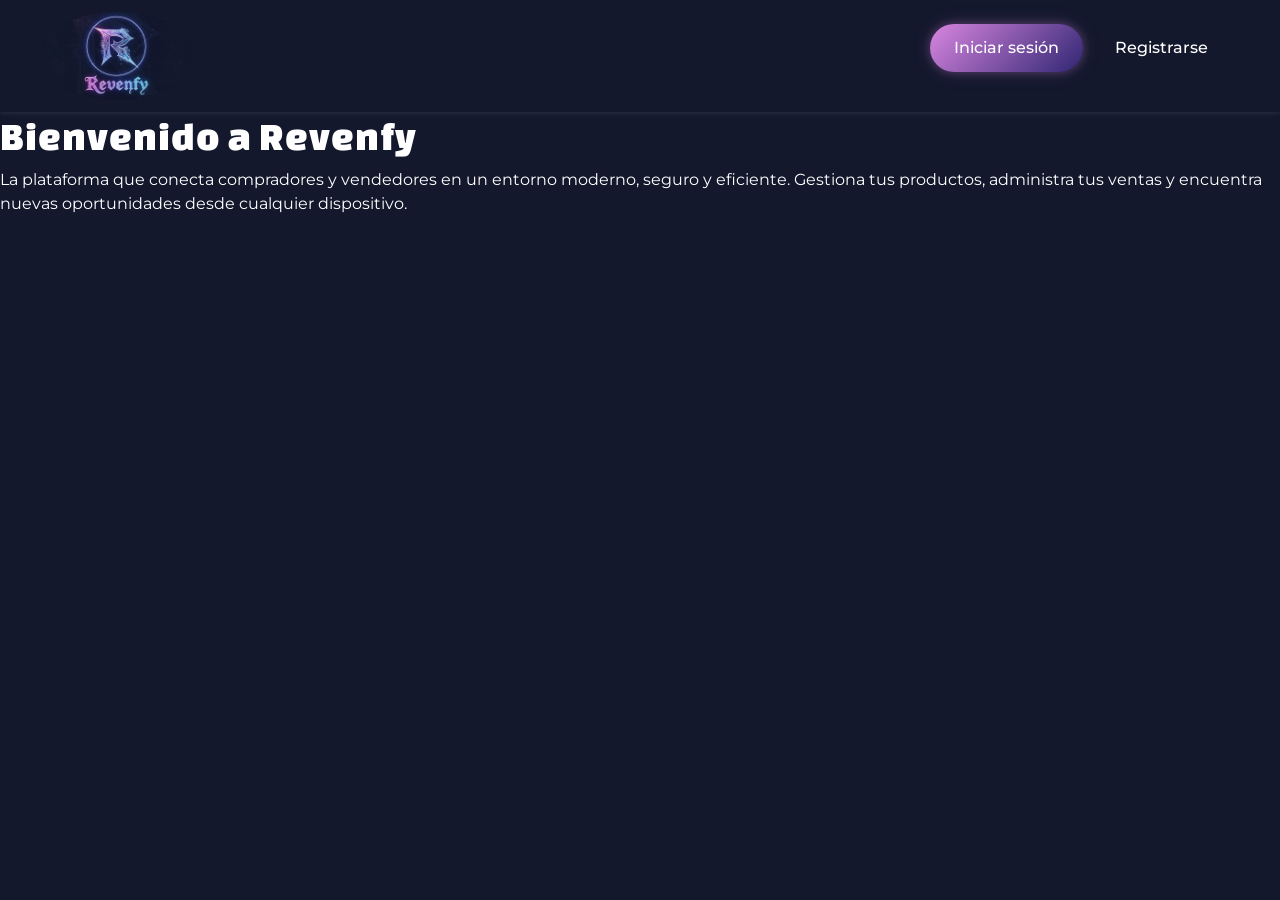
<file: FRONTEND/index.html>
<!DOCTYPE html>
<html lang="es">
<head>
    <meta charset="UTF-8">
    <meta name="viewport" content="width=device-width, initial-scale=1.0">
    <title>Revenfy</title>

    <link href="https://cdn.jsdelivr.net/npm/bootstrap@5.3.8/dist/css/bootstrap.min.css" rel="stylesheet">
    <link rel="stylesheet" href="styles.css">
    <link rel="icon" type="image/png" href="Revenfy.png">
    <link rel="preconnect" href="https://fonts.googleapis.com">
<link rel="preconnect" href="https://fonts.gstatic.com" crossorigin>
<link href="https://fonts.googleapis.com/css2?family=Changa+One:ital@0;1&family=Montserrat:ital,wght@0,100..900;1,100..900&display=swap" rel="stylesheet">
</head>
<body>

<header>

    <nav>
        <div class="nav-container">

            <a href="index.html">
                <img src="Revenfy.png" alt="Revenfy - Logotipo Oficial">
            </a>

            <!-- Botón hamburguesa -->
            <button
                class="menu-btn"
                id="menuBtn"
                aria-label="Abrir menú de navegación"
                aria-expanded="false">
                ☰
            </button>

            <ul class="nav-links" id="navlinks">
                <li>
                    <a href="login.html" class="btn-login">
                        Iniciar sesión
                    </a>
                </li>

                <li>
                    <a href="registrarse.html" class="btn-register">
                        Registrarse
                    </a>
                </li>
            </ul>

        </div>
    </nav>

</header>

<!-- SECCIÓN PRINCIPAL -->
<main class="hero">

    <div class="hero-content">

        <h1>
            Bienvenido a Revenfy
        </h1>

        <p>
            La plataforma que conecta compradores y vendedores
            en un entorno moderno, seguro y eficiente.
            Gestiona tus productos, administra tus ventas
            y encuentra nuevas oportunidades desde cualquier dispositivo.
        </p>
    </div>

</main>

<script src="js/script.js"></script>

</body>
</html>
</file>
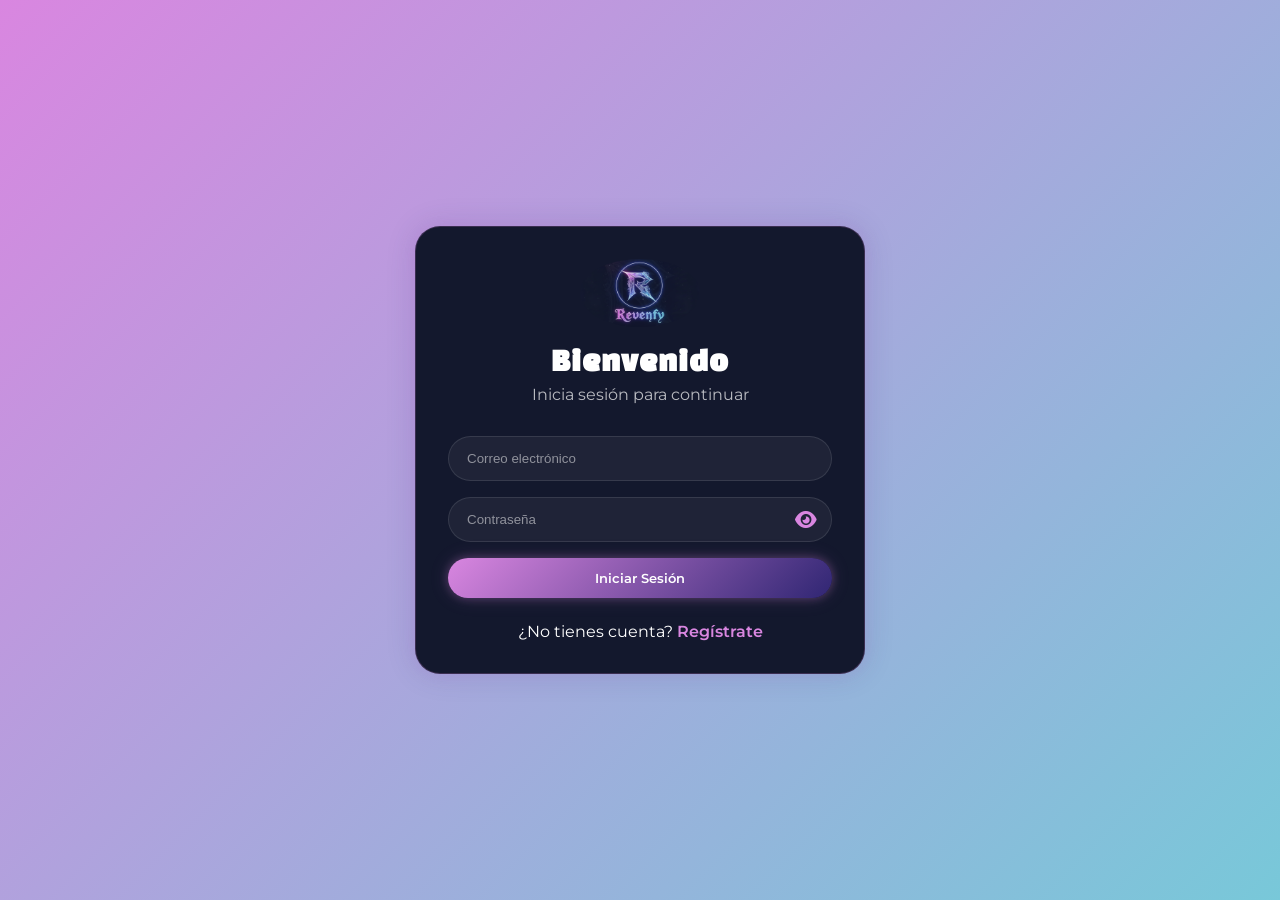
<file: FRONTEND/dashboard.html>
<!DOCTYPE html>
<html lang="es">
<head>
    <meta charset="UTF-8">
    <meta name="viewport" content="width=device-width, initial-scale=1.0">
    <title>Dashboard - Revenfy</title>

    <link rel="stylesheet" href="styles.css">
    <link rel="icon" href="Revenfy.png">

    <link rel="stylesheet"
    href="https://cdn.jsdelivr.net/npm/bootstrap-icons@1.11.3/font/bootstrap-icons.min.css">
    <link rel="preconnect" href="https://fonts.googleapis.com">
<link rel="preconnect" href="https://fonts.gstatic.com" crossorigin>
<link href="https://fonts.googleapis.com/css2?family=Changa+One:ital@0;1&family=Montserrat:ital,wght@0,100..900;1,100..900&display=swap" rel="stylesheet">
</head>

<body>

<script>
if(localStorage.getItem("sesion") !== "activa"){
    window.location.href = "login.html";
}
</script>

<!-- =======================
     NAVBAR MOBILE CORRECTO
======================= -->

   <div class="mobile-navbar">

    <button class="dash-menu-hamburger"
        onclick="
            document.getElementById('dashSidebar').classList.toggle('open');
            document.getElementById('sidebarOverlay').classList.toggle('visible');
        ">
        <i class="bi bi-list"></i>
    </button>

</div>


<!-- =======================
        DASHBOARD
======================= -->
<div class="dashboard">

    <!-- Overlay -->
<div class="sidebar-overlay" id="sidebarOverlay"></div>
    <!-- SIDEBAR -->
    <aside class="sidebar" id="dashSidebar">

        <div class="logo">
            <img src="Revenfy.png" alt="Revenfy">
        </div>

        <ul>
            <li class="active-item">
                <i class="bi bi-house-door"></i>
                Inicio
            </li>

            <li>
                <i class="bi bi-box-seam"></i>
                Productos
            </li>

            <li>
                <i class="bi bi-receipt"></i>
                Pedidos
            </li>

            <li>
                <i class="bi bi-person"></i>
                Perfil
            </li>
        </ul>

        <button onclick="cerrarSesion()" class="logout">
            Cerrar sesión
        </button>

    </aside>

    <!-- MAIN -->
    <main class="main">

        <h1 id="tituloDashboard">
            Bienvenido a Revenfy
        </h1>


        <!-- COMPRADOR -->
        <div id="dashboardComprador" style="display:none;">
            <div class="cards">
                <div class="card">
                    <h3>Favoritos</h3>
                    <p class="card-data">12 productos</p>
                </div>

                <div class="card">
                    <h3>Carrito</h3>
                    <p class="card-data">3 productos</p>
                </div>

                <div class="card">
                    <h3>Compras</h3>
                    <p class="card-data">8 realizadas</p>
                </div>
            </div>
        </div>

        <!-- VENDEDOR -->
        <div id="dashboardVendedor" style="display:none;">
            <div class="cards">
                <div class="card">
                    <h3>Ventas</h3>
                    <p class="card-data">120 hoy</p>
                </div>

                <div class="card">
                    <h3>Productos</h3>
                    <p class="card-data">45 activos</p>
                </div>

                <div class="card">
                    <h3>Pedidos</h3>
                    <p class="card-data">18 nuevos</p>
                </div>
            </div>
        </div>

               <!-- AMBOS -->
        <div id="dashboardAmbos" style="display:none;">
            <div class="cards">

                <div class="card">
                    <h3>Compras</h3>
                    <p class="card-data">8 realizadas</p>
                </div>

                <div class="card">
                    <h3>Ventas</h3>
                    <p class="card-data">120 hoy</p>
                </div>

                <div class="card">
                    <h3>Estadísticas</h3>
                    <p class="card-data">Actividad completa</p>
                </div>

            </div>
        </div>

    </main>

</div>

<script src="js/dashboard.js"></script>

</body>
</html>
</file>
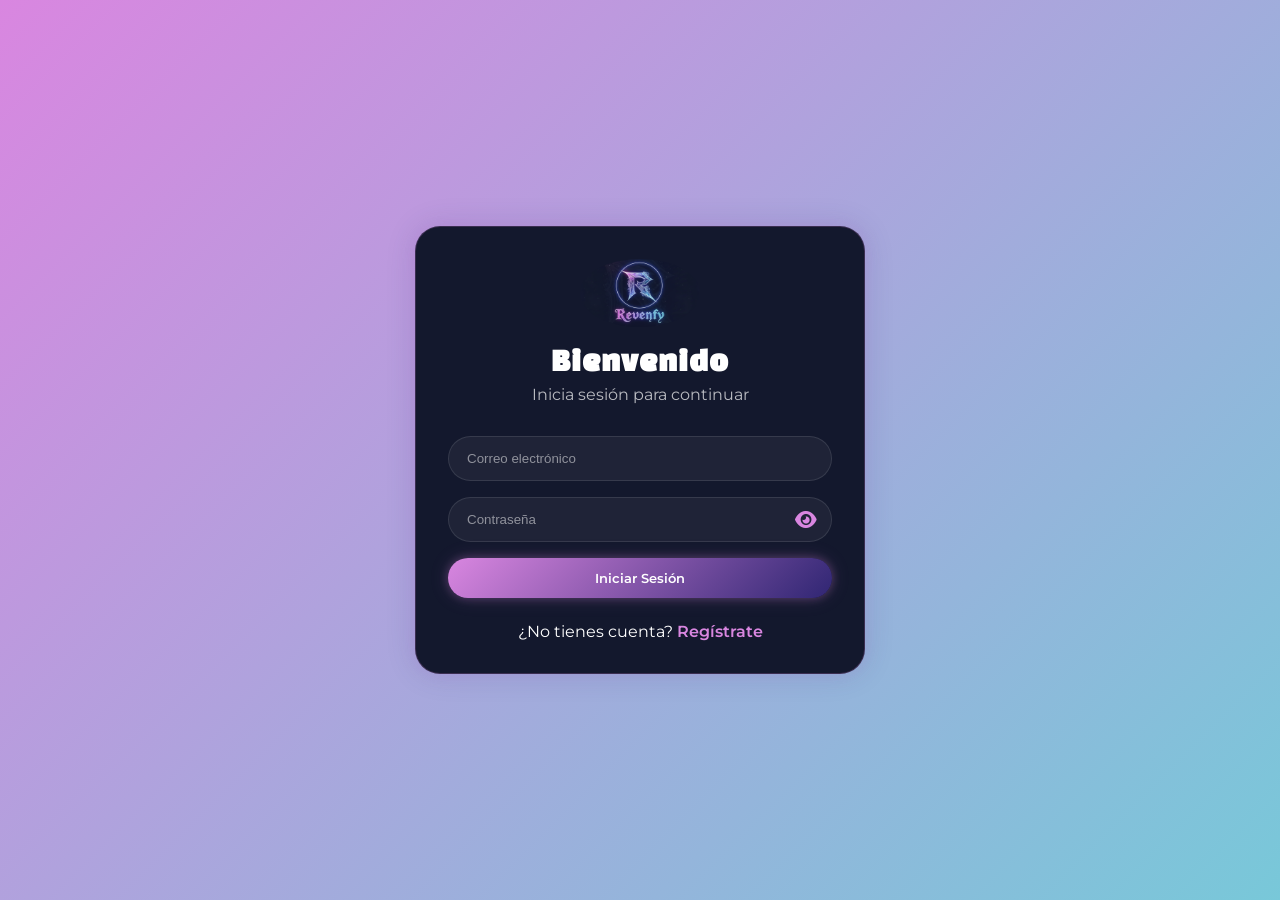
<file: FRONTEND/login.html>
<!DOCTYPE html>
<html lang="es">
<head>
    <meta charset="UTF-8">
    <meta name="viewport" content="width=device-width, initial-scale=1.0">
    <title>Iniciar Sesión - Revenfy</title>
    <!-- Agregamos CDN de FontAwesome para el ícono del ojo -->
    <link rel="stylesheet" href="https://cdnjs.cloudflare.com/ajax/libs/font-awesome/6.0.0/css/all.min.css">
    <link rel="stylesheet" href="styles.css">
    <link rel="icon" type="image/png" href="Revenfy.png">
    <link rel="preconnect" href="https://fonts.googleapis.com">
<link rel="preconnect" href="https://fonts.gstatic.com" crossorigin>
<link href="https://fonts.googleapis.com/css2?family=Changa+One:ital@0;1&family=Montserrat:ital,wght@0,100..900;1,100..900&display=swap" rel="stylesheet">
</head>
<body>

<div class="login-page">

    <div class="login-card">

        <!-- MEJORA 1: Logo enlazado al inicio -->
        <a href="index.html" title="Volver al inicio">
            <img src="Revenfy.png" alt="Logo Revenfy">
        </a>

        <h1>Bienvenido</h1>
        <p>Inicia sesión para continuar</p>

        <form id="loginForm" class="login-form">

            <!-- MEJORA 3 y 4: Autocomplete y Aria-Label -->
            <input
                type="email"
                id="correo"
                placeholder="Correo electrónico"
                autocomplete="username"
                aria-label="Correo electrónico"
                required
            >

            <!-- MEJORA 2: Implementación de tu estructura CSS para contraseña -->
            <div class="password-container">
                <input
                    type="password"
                    id="password"
                    placeholder="Contraseña"
                    autocomplete="current-password"
                    aria-label="Contraseña"
                    required
                >
                <button type="button" class="toggle-password" id="togglePassword" aria-label="Mostrar u ocultar contraseña">
                    <i class="fas fa-eye"></i>
                </button>
            </div>

            <button type="submit" class="btn-login">
                Iniciar Sesión
            </button>

        </form>

        <div class="login-footer">
            ¿No tienes cuenta?
            <a href="registrarse.html">Regístrate</a>
        </div>

    </div>

</div>

<script src="js/login.js"></script>
</body>
</html>
</file>
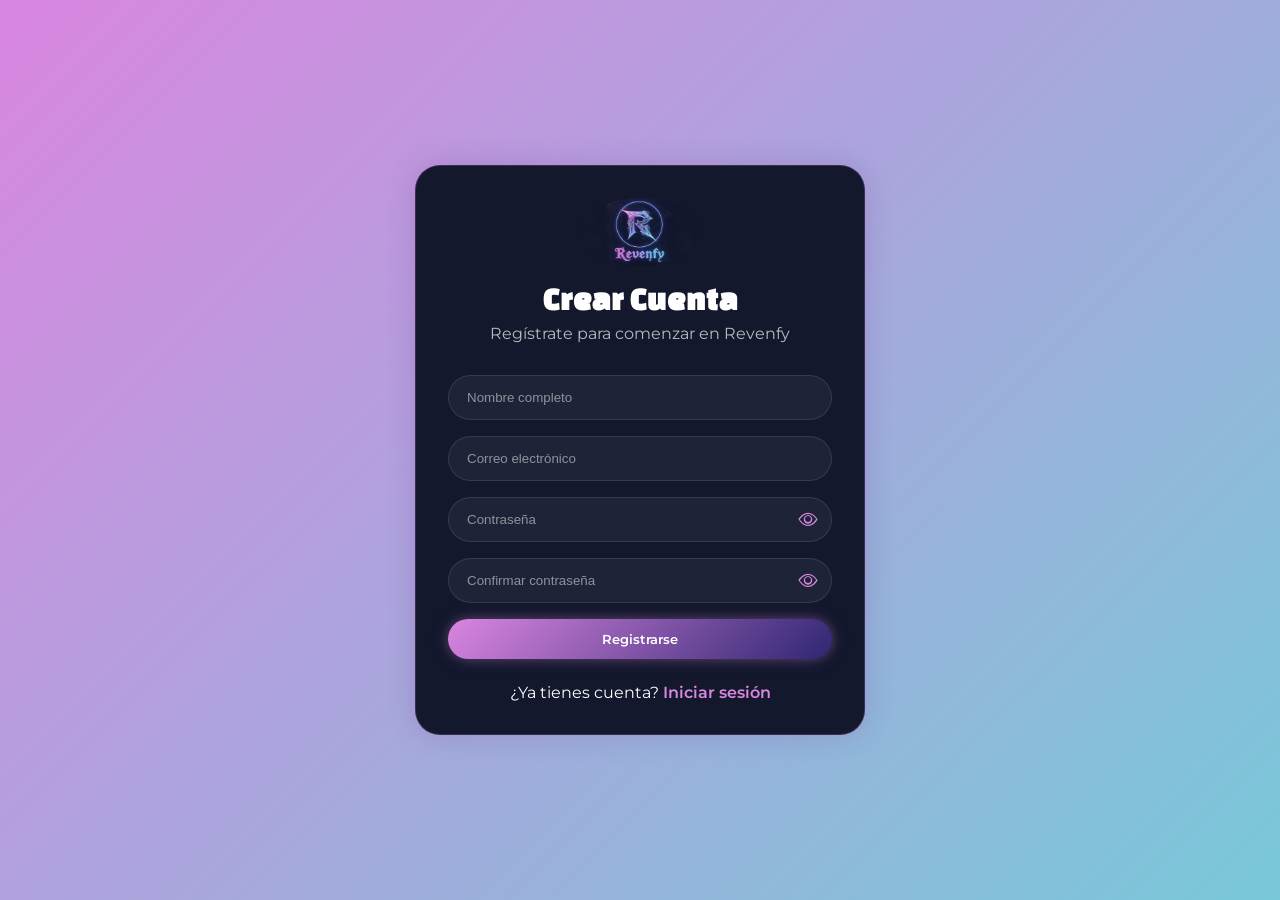
<file: FRONTEND/registrarse.html>
<!DOCTYPE html>
<html lang="es">
<head>
    <meta charset="UTF-8">
    <meta name="viewport" content="width=device-width, initial-scale=1.0">
    <title>Registrarse - Revenfy</title>

    <link rel="stylesheet" href="styles.css">
    <link rel="icon" type="image/png" href="Revenfy.png">
    <link rel="stylesheet"href="https://cdn.jsdelivr.net/npm/bootstrap-icons@1.11.3/font/bootstrap-icons.min.css">
    <link rel="preconnect" href="https://fonts.googleapis.com">
<link rel="preconnect" href="https://fonts.gstatic.com" crossorigin>
<link href="https://fonts.googleapis.com/css2?family=Changa+One:ital@0;1&family=Montserrat:ital,wght@0,100..900;1,100..900&display=swap" rel="stylesheet">
</head>
<body>

<div class="login-page">

    <div class="login-card">

        <img src="Revenfy.png" alt="Logo Revenfy">

        <h1>Crear Cuenta</h1>

        <p>Regístrate para comenzar en Revenfy</p>

        <form id="registroForm" class="login-form">

            <input
                type="text"
                id="nombre"
                placeholder="Nombre completo"
                required
            >

            <input
                type="email"
                id="correo"
                placeholder="Correo electrónico"
                required
            >

           <div class="password-container">

    <input
        type="password"
        id="password"
        placeholder="Contraseña"
        required
    >

    <button
        type="button"
        class="toggle-password"
        onclick="togglePassword('password', this)"
    >
        <i class="bi bi-eye"></i>
    </button>

</div>

<div class="password-container">

    <input
        type="password"
        id="confirmarPassword"
        placeholder="Confirmar contraseña"
        required
    >

    <button
        type="button"
        class="toggle-password"
        onclick="togglePassword('confirmarPassword', this)"
    >
        <i class="bi bi-eye"></i>
    </button>

</div>

            <button type="submit" class="btn-login">
                Registrarse
            </button>

        </form>

        <div class="login-footer">
            ¿Ya tienes cuenta?
            <a href="login.html">Iniciar sesión</a>
        </div>

    </div>

</div>

<script src="js/registrarse.js"></script>

</body>
</html>
</file>
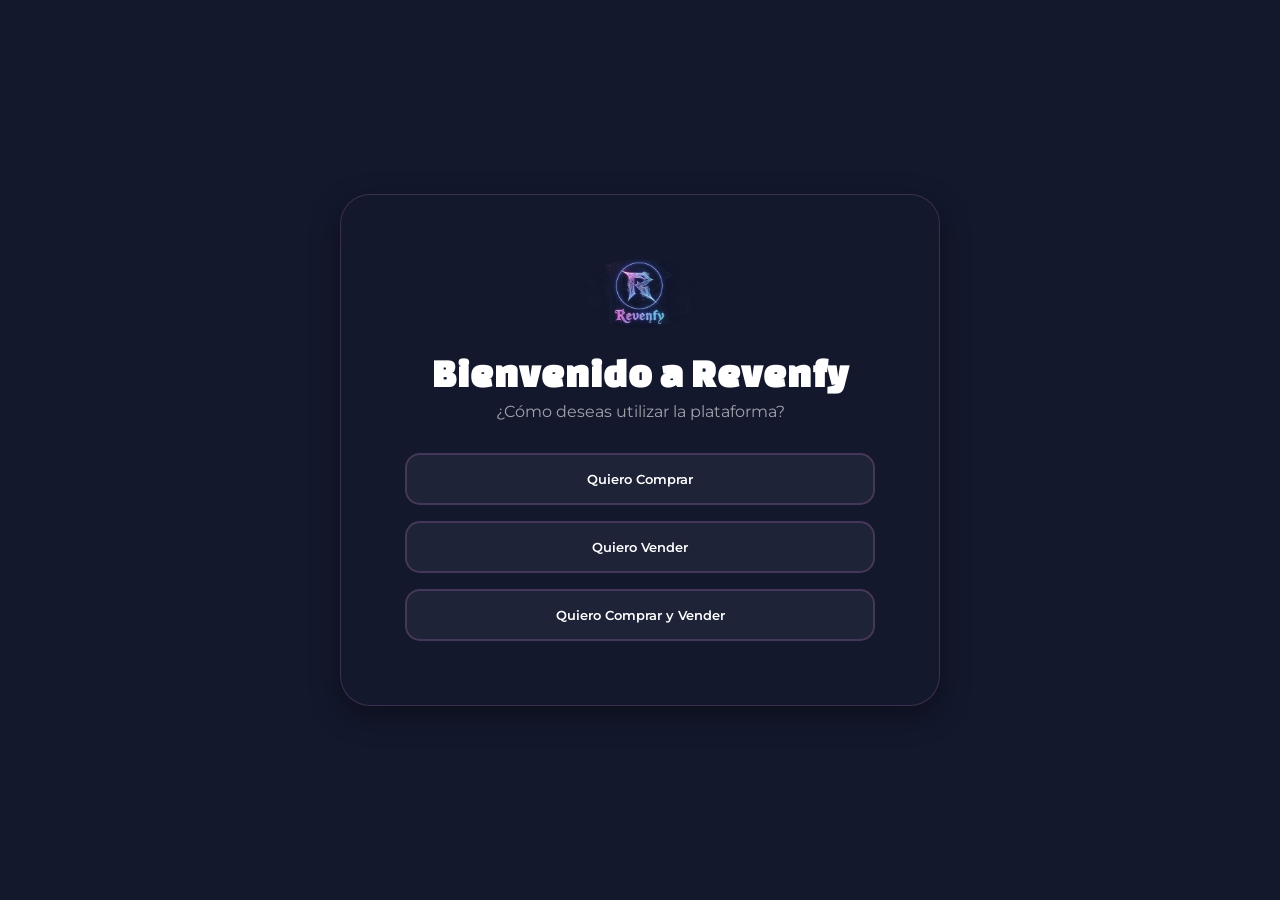
<file: FRONTEND/rol.html>
<!DOCTYPE html>
<html lang="en">
<head>
    <meta charset="UTF-8">
    <meta name="viewport" content="width=device-width, initial-scale=1.0">
    <title>Elige un rol</title>
    <link rel="stylesheet" href="styles.css">
    <link rel="icon" type="image/png" href="Revenfy.png">
    <link rel="preconnect" href="https://fonts.googleapis.com">
<link rel="preconnect" href="https://fonts.gstatic.com" crossorigin>
<link href="https://fonts.googleapis.com/css2?family=Changa+One:ital@0;1&family=Montserrat:ital,wght@0,100..900;1,100..900&display=swap" rel="stylesheet">
</head>
<body>

<section class="role-container">

    <div class="role-card">
        <img src="Revenfy.png" alt="Revenfy">

        <h1>Bienvenido a Revenfy</h1>

        <p>
            ¿Cómo deseas utilizar la plataforma?
        </p>

        <div class="role-options">

            <button class="role-btn comprador" data-rol="comprador">
                Quiero Comprar
            </button>

            <button class="role-btn vendedor" data-rol="vendedor">
                Quiero Vender
            </button>

            <button class="role-btn ambos" data-rol="ambos">
                Quiero Comprar y Vender
            </button>

        </div>

    </div>

</section>

<script src="js/rol.js"></script>


</body>
</html>
</file>
<file: FRONTEND/styles.css>
* {
margin: 0;
padding: 0;
box-sizing: border-box;
}
body {
    font-family: 'Montserrat', sans-serif;
    background-color: #13182D !important;
    color: white;
}

/* Aplicar Changa One solo a los títulos de todas las páginas */
h1, h2, h3, h4, h5, h6 {
    font-family: 'Changa One', cursive;
    letter-spacing: 1px;
}

/* Opcional: Asegurar que los botones también sigan la fuente global */
button, .btn-login, .btn-register {
    font-family: 'Montserrat', sans-serif;
}

img{
    width: clamp(80px, 12vw, 180px);
    height: auto;
    display: block;
    border-radius: 50%;
}

button{
color: white;
}

.btn-login{
    display: block;
    width: 100%;
    text-align: center;
    background: linear-gradient(
        135deg,
        #D986E0,
        #302673
    );
    
    color: white !important;
    text-decoration: none;
    
    padding: 12px 24px;
    border-radius: 50px;
    
    font-weight: 600;
    
    box-shadow:
        0 0 10px rgba(217,134,224,0.3),
        0 0 20px rgba(217,134,224,0.15);

    transition: all 0.3s ease;
}

.btn-login:hover{
    transform: translateY(-2px);

    box-shadow:
        0 0 15px rgba(217,134,224,0.5),
        0 0 30px rgba(217,134,224,0.3);
}

.btn-register{
    padding: 12px 0;
    display: inline-block;
    width: 100%;
    text-align: center;
    color: #D986E0 !important;
    text-decoration: none;
    font-weight: 500;
    transition: color 0.3s ease;
}

.btn-register:hover{
    color: rgba(255, 255, 255, 0.801)!important;
}


.password-container{
    position: relative;
    width: 100%;
}

.password-container input{
    width: 100%;
    padding-right: 50px;
}

.toggle-password{
    position: absolute;
    right: 15px;
    top: 50%;
    transform: translateY(-50%);

    background: transparent;
    border: none;

    cursor: pointer;

    display: flex;
    align-items: center;
    justify-content: center;

    font-size: 1.2rem;
    color: #D986E0;
}

.toggle-password:hover{
    color: #78C8D9;
}

.toggle-password i{
    pointer-events: none;
}

nav{ 
    padding: 0.5rem 2rem;
    box-shadow: 0 1px 5px white;
}

.nav-container{
   
    display: flex;
    justify-content: space-between;
    align-items: center;
    max-width: 1200px;
    margin: 0 auto;
}


.nav-links{
    padding: 1rem 2rem;
    display: flex;
    gap: 2rem;
    list-style: none;
    transition: all 0.3s ease;
}

.menu-btn{
    display: none;
}

.nav-links a {
    text-decoration: none;
    font-weight: 500;
    transition: all 0.2s;
    
}

.nav-links a:hover{
    opacity: 0.8;
    transform: translate(-2px);
    
}

.menu-btn{
    background: none;
    border: none;
    font-size: 1.5rem;
    cursor: pointer;
    display: none;
}

/* ===== LOGIN ===== */

.login-page{
 background: linear-gradient(
        135deg,
        #D986E0 0%,
        #78C8D9 100%
    );
    min-height: 100vh;
    display: flex;
    justify-content: center;
    align-items: center;
    padding: 2rem;
}

.login-card{
    width: 100%;
    max-width: 450px;

    background: #13182D;

    border: 1px solid rgba(217,134,224,0.2);

    border-radius: 25px;

    padding: 2rem;

    backdrop-filter: blur(10px);

    box-shadow:
        0 0 15px rgba(217,134,224,0.15),
        0 0 30px rgba(48,38,115,0.15);

    text-align: center;
}

.login-card img{
    width: 120px;
    margin: 0 auto 1rem;
}

.login-card h1{
    color: white;
    margin-bottom: .5rem;
}

.login-card p{
    color: rgba(255,255,255,.7);
    margin-bottom: 2rem;
}

.login-form{
    display: flex;
    flex-direction: column;
    gap: 1rem;
}

.login-form input{
    background: rgba(255,255,255,0.05);

    border: 1px solid rgba(255,255,255,0.1);

    border-radius: 50px;

    padding: 14px 18px;

    color: white;

    outline: none;
}

.login-form input:focus{
    border-color: #D986E0;

    box-shadow:
    0 0 10px rgba(217,134,224,0.3);
}

.login-form input::placeholder{
    color: rgba(255,255,255,0.5);
}

.login-form button{
    border: none;
    cursor: pointer;
}

.login-footer{
    margin-top: 1.5rem;
    color: white;
}

.login-footer a{
    color: #D986E0;
    text-decoration: none;
    font-weight: 600;
}


/* --- CORRECCIÓN INDEX --- */
body {
    background-color: #13182D !important;
    color: white;
}

/* --- Lógica de la Hamburguesa Responsiva --- */

/* Por defecto en PC: Ocultamos el botón, mostramos el menú */
.menu-btn {
    display: none; 
    background: none; 
    border: none; 
    color: #D986E0; /* Violeta */
    font-size: 28px; 
    cursor: pointer;
}

/* En móviles (< 768px): Cambiamos el comportamiento */
@media(max-width: 768px) {
    /* 1. Mostramos la hamburguesa */
    .menu-btn {
        display: block;
    }

    /* 2. Ocultamos el menú horizontal original */
    .nav-links {
        display: none; 
        flex-direction: column;
        position: absolute;
        top: 60px; /* Ajusta según la altura de tu nav */
        right: 0;
        background: #13182D;
        width: 100%;
        text-align: center;
        padding: 2rem;
    }

    /* 3. Clase que activará JavaScript para mostrar el menú */
    .nav-links.active {
        display: flex;
    }
}

nav { 
    padding: 0.5rem 2rem;
    background-color: #13182D;
    box-shadow: 0 1px 5px rgba(255,255,255,0.1);
    color: white;
}


.nav-links a {
    text-decoration: none;
    font-weight: 500;
    color: white !important; /* Texto blanco en el Nav */
    transition: all 0.2s;
}

/* --- ESTILOS DE REGISTRO --- */
.btn-register {
    color: #D986E0 !important; /* Violeta por defecto */
    transition: color 0.3s ease;
}

.btn-register:hover {
    color: #808080 !important; /* Gris al pasar el ratón */
}

/* --- MANTENIMIENTO DASHBOARD (Sin duplicar) --- */
.dashboard { 
    display: flex; 
    min-height: 100vh; 
    background: #13182D; 
    color: white; 
}

.sidebar { 
    width: 250px; 
    background: rgba(48,38,115,0.3); 
    backdrop-filter: blur(10px); 
    padding: 2rem; 
    display: flex; 
    flex-direction: column; 
    gap: 2rem; 
}



/* ===== DASHBOARD ===== */

.dashboard{
    display: flex;
    min-height: 100vh;
    background: #13182D;
    color: white;
}

/* SIDEBAR */
.sidebar{
    width: 250px;
    background: rgba(48,38,115,0.3);
    backdrop-filter: blur(10px);
    padding: 2rem;
    display: flex;
    flex-direction: column;
    gap: 2rem;
    transition: 0.3s ease;
}

.sidebar ul{
    list-style: none;
    display: flex;
    flex-direction: column;
    gap: 1.5rem;
}

.sidebar li{
    cursor: pointer;
    transition: 0.3s;
}

.sidebar li:hover{
    color: #D986E0;
}

/* LOGOUT */
.logout{
    margin-top: auto;
    padding: 10px;
    border: none;
    border-radius: 10px;
    background: #D986E0;
    cursor: pointer;
    color: white;
}

/* MAIN */
.main{
    flex: 1;
    padding: 2rem;
}

.cards{
    display: grid;
    grid-template-columns: repeat(auto-fit, minmax(180px,1fr));
    gap: 1rem;
    margin-top: 2rem;
}

.card{
    background: rgba(255,255,255,0.05);
    padding: 1.5rem;
    border-radius: 15px;
    border: 1px solid rgba(217,134,224,0.2);
}

/* Hamburguesa DASHBOARD (Oculta por defecto en escritorio) */
.dash-menu-hamburger {
    display: none;
    font-size: 28px;
    background: none;
    border: none;
    color: #D986E0;
    cursor: pointer;
    padding: 10px;
}

.sidebar-overlay {
    display: none;
    position: fixed;
    inset: 0;
    background: rgba(0,0,0,0.5);
    z-index: 999;
}

/* RESPONSIVE DASHBOARD */
@media(max-width:768px){
    .dashboard{
        flex-direction: column;
    }
    
    .dash-menu-hamburger {
        display: block;
    }

    .sidebar {
        position: fixed;
        top: 0;
        left: -260px;
        height: 100vh;
        z-index: 1000;
    }

    .sidebar.open {
        left: 0;
    }

    .sidebar-overlay.visible {
        display: block;
    }
}

/* ===== DASHBOARD ===== */
/* El fondo principal ahora usa el tono del sidebar */
.dashboard { 
    display: flex; 
    min-height: 100vh; 
    background: #1e243f; 
    color: white; 
}

/* El navbar móvil ahora usa el tono del antiguo fondo */
.mobile-navbar { 
    display: none; 
    padding: 10px; 
    background: #13182D; 
}

.dash-menu-hamburger {
    background: none; 
    border: none; 
    color: #D986E0;
    font-size: 28px; 
    cursor: pointer;
}

/* El sidebar ahora usa el color sólido original del dashboard */
.sidebar { 
    width: 250px; 
    background: #13182D; 
    padding: 2rem; 
    display: flex; 
    flex-direction: column; 
    gap: 2rem; 
    transition: 0.3s ease;
    /* Quitamos el blur si ya no queremos transparencia, 
       o déjalo si quieres mantener el efecto sobre el nuevo fondo */
}

.sidebar-overlay {
    display: none; 
    position: fixed; 
    inset: 0; 
    background: rgba(0,0,0,0.5); 
    z-index: 999;
}
.sidebar-overlay.visible { display: block; }

/* ===== RESPONSIVE DASHBOARD ===== */
@media(max-width:768px){
    .mobile-navbar { display: block; } 
    
    .dashboard { flex-direction: column; }
    
    .sidebar {
        position: fixed; 
        top: 0; 
        left: -260px; 
        height: 100vh; 
        z-index: 1000;
    }
    .sidebar.open { left: 0; }
}

/* 1. Fondo de la página */
body {
    margin: 0;
    padding: 0;
    min-height: 100vh;
    background-color: #fafbfd; 
}

/* 2. Contenedor principal */
.role-container {
    min-height: 100vh;
    display: flex;
    justify-content: center;
    align-items: center;
    padding: 1rem;
}

/* 3. Tarjeta - Definición base (Escritorio/Grande) */
.role-card {
    background:  #13182D;
    border: 1px solid rgba(217, 134, 224, 0.2);
    border-radius: 30px;
    padding: 3rem;
    width: 90%;
    max-width: 500px;
    text-align: center;
    box-shadow: 0 10px 30px rgba(0, 0, 0, 0.4);
}

.role-card img {
    width: clamp(80px, 15vw, 120px);
    margin: 0 auto 1.5rem;
}

.role-card h1 { font-size: 2rem; color: white; margin-bottom: 0.5rem; }
.role-card p { font-size: 1rem; color: rgba(255, 255, 255, 0.6); margin-bottom: 2rem; }

/* --- RESPONSIVIDAD AVANZADA --- */

/* >= 1026px (Pantallas grandes) */
@media (min-width: 1026px) {
    .role-card { max-width: 600px; padding: 4rem; }
    .role-card h1 { font-size: 2.5rem; }
}

/* <= 1026px (Tablets y Laptops pequeñas) */
@media (max-width: 1026px) {
    .role-card { padding: 2.5rem; }
}

/* <= 768px (Tablets verticales y móviles grandes) */
@media (max-width: 768px) {
    .role-card { width: 95%; padding: 2rem; }
    .role-card h1 { font-size: 1.8rem; }
}

/* <= 480px (Móviles pequeños) */
@media (max-width: 480px) {
    .role-card { padding: 1.5rem; border-radius: 20px; }
    .role-card h1 { font-size: 1.4rem; }
    .role-btn { padding: 0.8rem; }
}

/* --- ESTILOS DE BOTONES --- */
.role-options { display: flex; flex-direction: column; gap: 1rem; }
.role-btn {
    background: rgba(255, 255, 255, 0.05);
    border: 2px solid rgba(217, 134, 224, 0.2);
    color: white;
    padding: 1rem;
    border-radius: 15px;
    cursor: pointer;
    font-weight: 600;
    transition: all 0.3s ease;
}

.role-btn:hover { border-color: #D986E0; background: rgba(217, 134, 224, 0.1); transform: translateY(-3px); }
.role-btn.selected { background: linear-gradient(135deg, #D986E0, #302673); border-color: transparent; }


/* --- Lógica Hamburguesa Responsiva --- */
@media (max-width: 768px) {
    /* 1. Mostramos la hamburguesa solo en móvil */
    .menu-btn {
        display: block !important;
        color: #D986E0; /* Violeta */
        background: none;
        border: none;
        font-size: 28px;
        cursor: pointer;
    }

    /* 2. Ocultamos el menú por defecto en móvil */
    .nav-links {
        display: none; 
        flex-direction: column;
        position: absolute;
        top: 60px;
        right: 0;
        background: #13182D;
        width: 100%;
        padding: 2rem;
        text-align: center;
        box-shadow: 0 5px 10px rgba(0,0,0,0.3);
    }

    /* 3. Clase que JS activará para desplegar */
    .nav-links.active {
        display: flex;
    }
}

/* ESTILOS QUE YA TENÍAS Y NO QUIERES PERDER */
/* ... (Tus estilos de Dashboard y Rol se mantienen igual) ... */

/* --- ESTILOS EXCLUSIVOS PARA EL INDEX (Encapsulados) --- */
.index-page body {
    background-color: #13182D !important;
}

.index-page nav { 
    padding: 0.5rem 2rem;
    background-color: #13182D;
    box-shadow: 0 1px 5px rgba(255,255,255,0.1);
}

.index-page .nav-links { 
    display: flex; 
    gap: 2rem; 
    list-style: none; 
}

.index-page .menu-btn { 
    display: none; 
    color: #D986E0;
}

/* Responsividad solo para el index */
@media (max-width: 768px) {
    .index-page .menu-btn { display: block !important; }
    .index-page .nav-links { 
        display: none; 
        flex-direction: column; 
        position: absolute; 
        top: 60px; 
        right: 0; 
        background: #13182D; 
        width: 100%; 
        padding: 2rem; 
        text-align: center; 
    }
    .index-page .nav-links.active { display: flex !important; }
}
</file>
